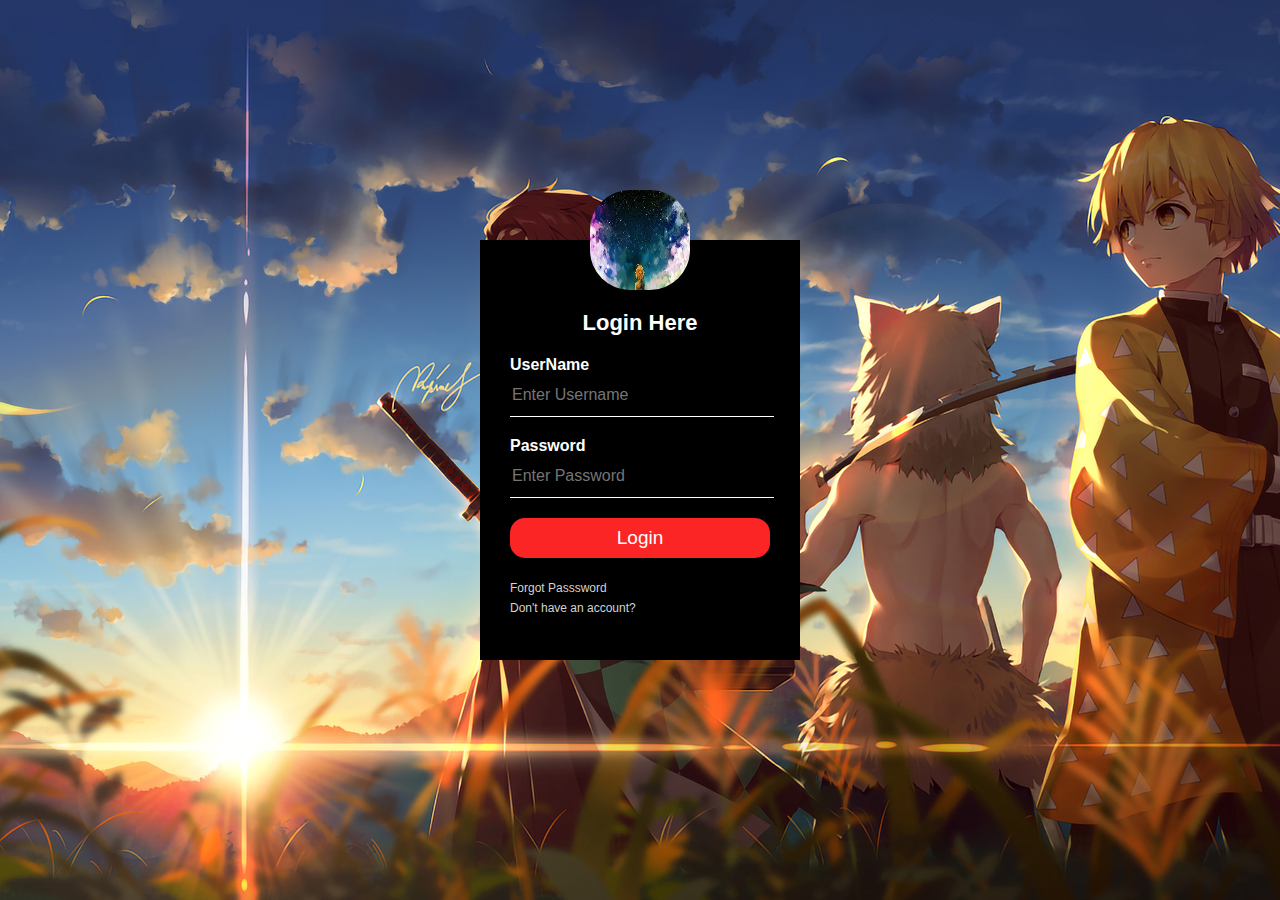
<file: login pagelayout/index.html>
<!DOCTYPE html>
<html lang="en">
<head>
    <meta charset="UTF-8">
    <meta http-equiv="X-UA-Compatible" content="IE=edge">
    <meta name="viewport" content="width=device-width, initial-scale=1.0">
    <title>Login form</title>
    <link rel="stylesheet" href="style.css">
</head>
<body>
    <div class="login_box">
        <img src="img/3.jpg" class="avatar">
        <h1>Login Here</h1>
        <form action="">
            <p>UserName</p>
            <input type="text" name="" placeholder="Enter Username">
            <p>Password</p>
            <input type="password" name="" placeholder="Enter Password">
            <input type="submit" name="" value="Login">
            <a href="#">Forgot Passsword</a> <br>
            <a href="#">Don't have an account?</a>
        </form>
    </div>
    
</body>
</html>
</file>
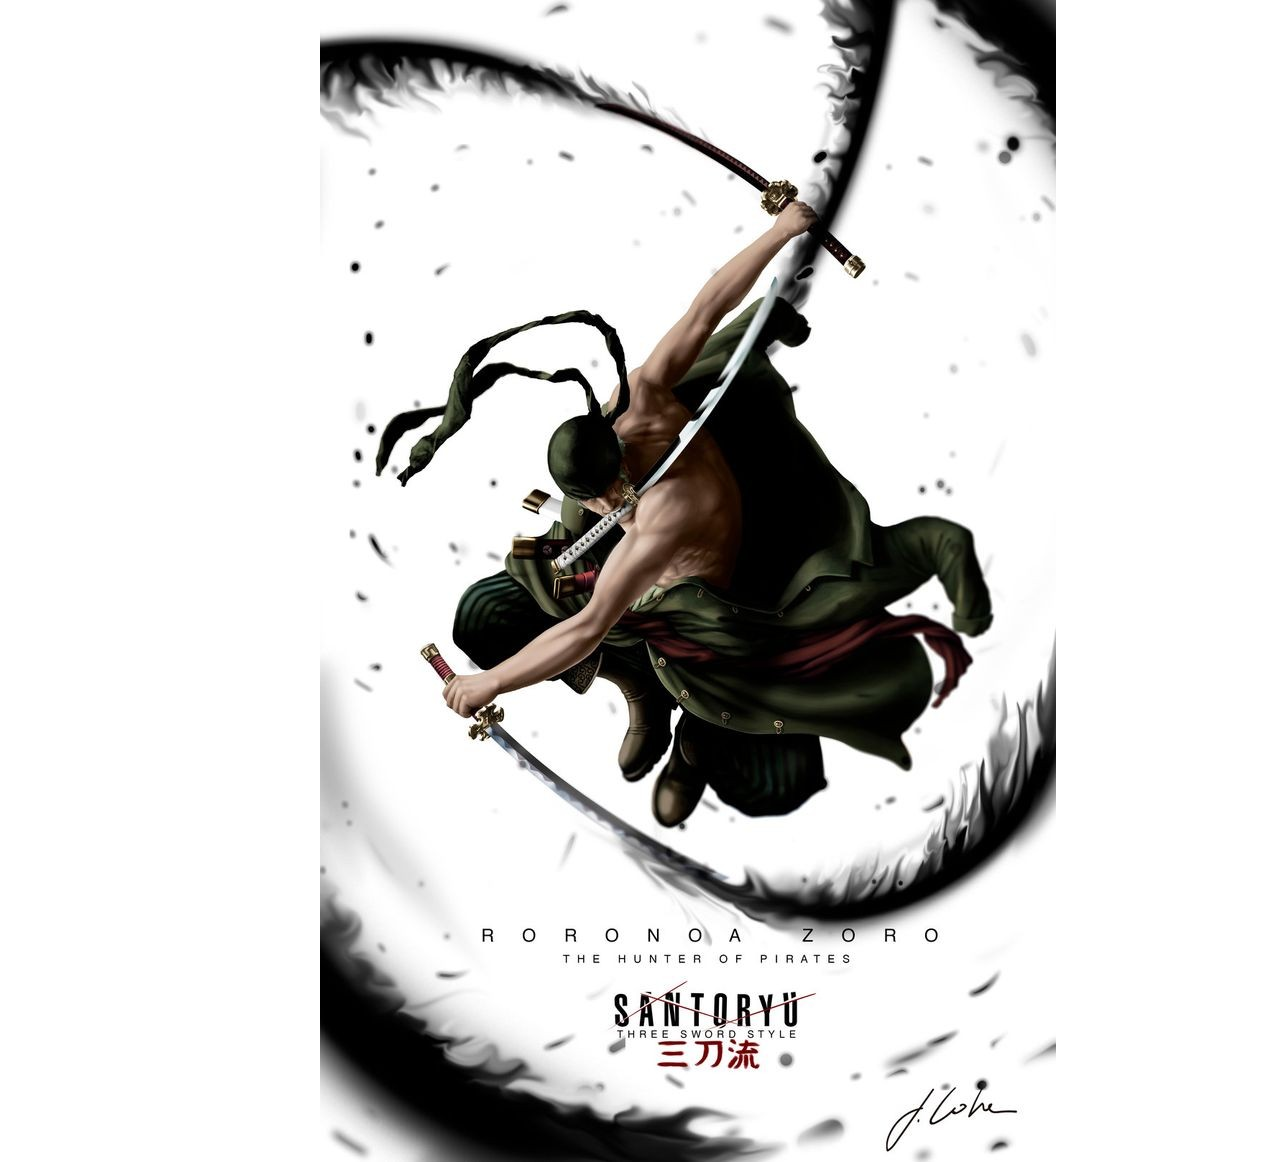
<file: number11/index.html>
<!DOCTYPE html>
<html lang="en">
<head>
    <meta charset="UTF-8">
    <meta http-equiv="X-UA-Compatible" content="IE=edge">
    <meta name="viewport" content="width=device-width, initial-scale=1.0">
    <link rel="stylesheet" href="style.css">
    <title>zoom in and out </title>
</head>
<body>
    <div class="container">
        <img src="image/1.jpg"  class="top">
        <img src="image/2.jpg" class="bottom">
    </div>
</body>
</html>
</file>
<file: login pagelayout/style.css>
body{
    margin:0;
    padding:0;
    background: url(img/4.jpg);
    font-family: sans-serif;

}
.login_box{
    width:320px;
    height:420px;
    background: #000;
    color:#fff;
    top:50%;
    left:50%;
    position:absolute;
    transform:translate(-50%,-50%);
    box-sizing: border-box;
    padding: 70px 30px;
}
.avatar{
    width: 100px;
    height: 100px;
    border-radius:40%;
    position: absolute;
    top:-50px;
    left: calc(50% - 50px);
}
h1{
    margin:0;
    padding: 0 0 20px;
    text-align: center;
    font-size: 22px;
}
.login_box p{
    margin: 0;
    padding: 0;
    font-weight: bold;
}
.login_box input{
    width:100%;
    margin-bottom: 20px;
}

.login_box input[type="text"], input[type="password"]{
    border: none;
    border-bottom: 1px solid #fff;
    outline: none;
    background: transparent;
    height: 40px;
    color: #fff;
    font-size: 16px;
}

.login_box input[type="submit"]{
    border: none;
    outline: none;
    height: 40px;
    background: #fb2525;
    color: #fff;
    font-size: 19px;
    border-radius: 15px;
}

.login_box input[type="submit"]:hover{
    cursor: pointer;
    background: blue;
    color: #000;

}
.login_box a{
    text-decoration: none;
    font-size: 12px;
    line-height: 20px;
    color: lightgray;

}
.login_box a:hover{
    color:purple;
}
</file>
<file: number11/style.css>
body{
    margin: 0;
    padding:0;
}
.container{
    width:50%;
    height:50vh;
    margin: 0 auto;
    position: relative;
}
.container img{
    position: absolute;
    left:0;
    transition: all 1s ease-in-out;
}
.container .top{
    transform: scale(0,0);
    opacity: 0;
    
}
.container:hover .top{
    transform: scale(1,1);
    opacity:1;
    cursor:pointer;

}
.container:hover .bottom{
    transform:scale(0,0);
    opacity: 0;
}
</file>
